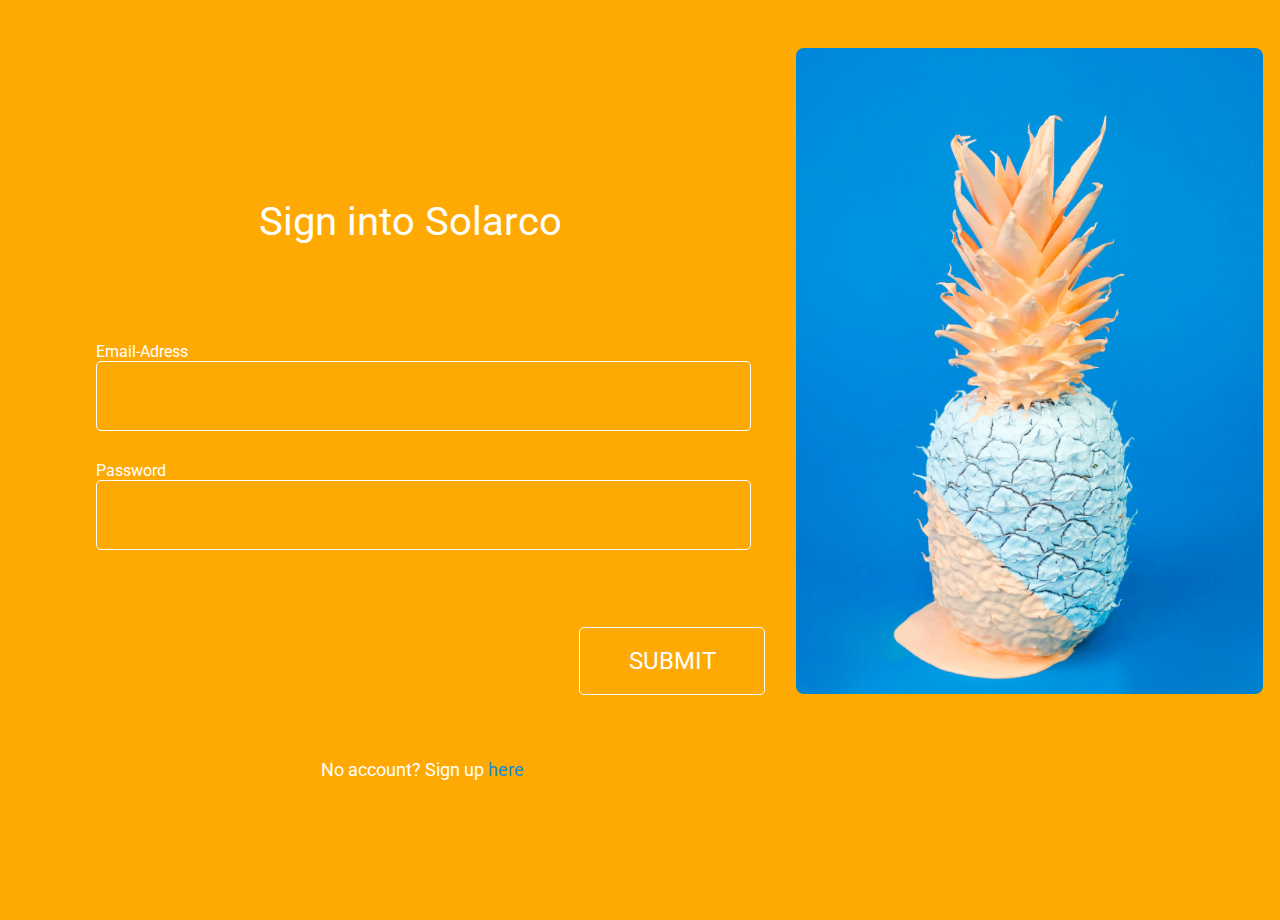
<file: index.html>
<!DOCTYPE html>
<html lang="pt-br">
<head>
    <meta charset="UTF-8">
    <meta http-equiv="X-UA-Compatible" content="IE=edge">
    <meta name="viewport" content="width=device-width, initial-scale=1.0">
    <meta name="description" content="Página do projeto 2 de estudos HTML.">
    <title>Login Page</title>
    <link href="estilos.css" rel="stylesheet">
</head>
<body>
    <header></header>
    <main>
        <section class="apresentacao">
    <div class="content">
            <h1>Sign into Solarco</h1>
            <form action="(#)" method="post">
            <fieldset class="email">
                <label for="Email">Email-Adress</label>
                <input type="text" id="Email">
            </fieldset>
            <fieldset class="senha">
                <label for="Password">Password</label>
                <input class="campo__senha" type="password" id="Password">
                <button type="submit">SUBMIT</button>
            </fieldset>
                <p>No account? <a href="login.html">Sign up <em>here</em></a></p>
         
            </div>
        </form>
    
    </div>
    <div class="div__imagem">
        <img src="abacaxi.png" alt="abacaxi">
    </div>
    </section>
    </main>
    <footer></footer>
    
</body>
</html>
</file>
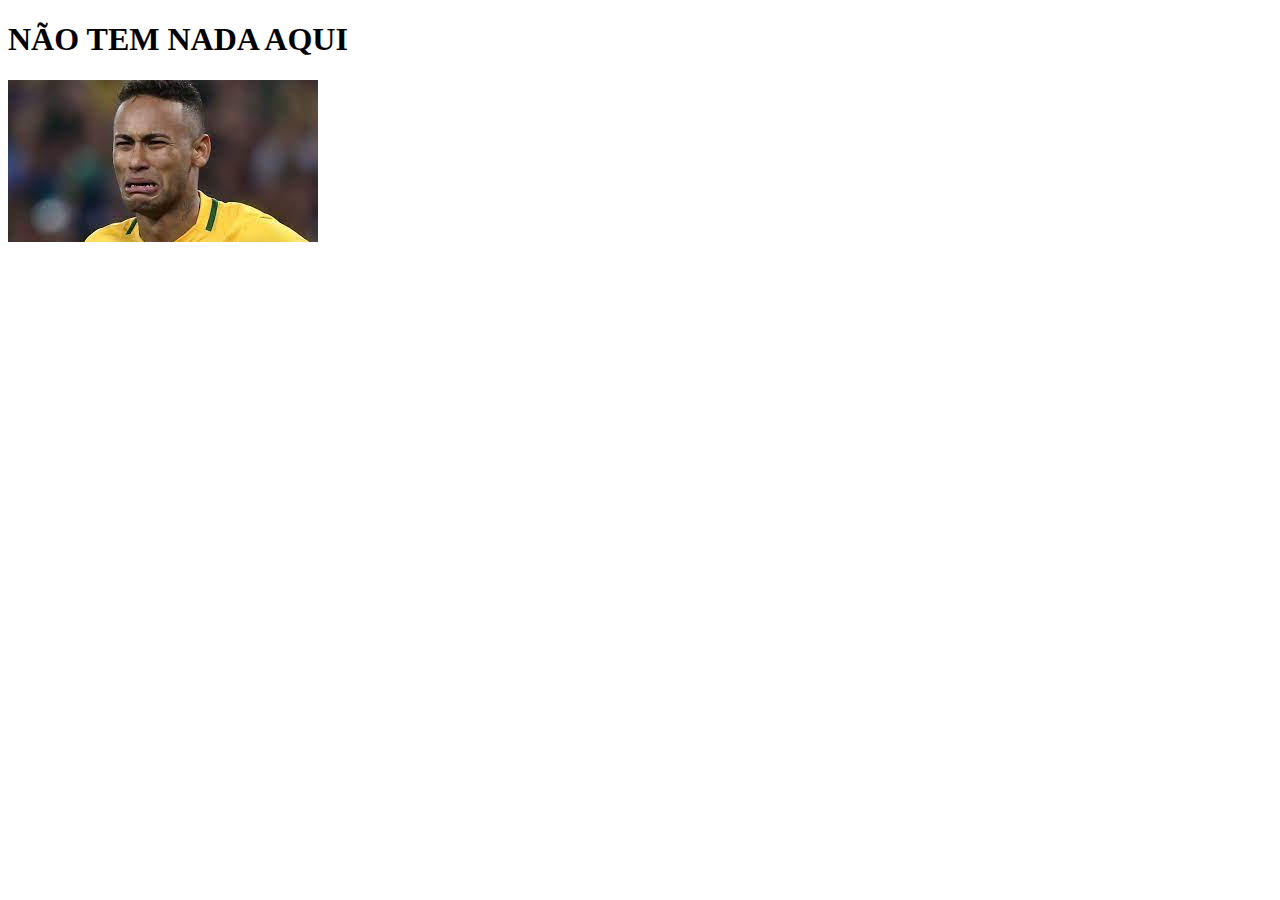
<file: login.html>
<!DOCTYPE html>
<html lang="pt-br">
<head>
    <meta charset="UTF-8">
    <meta http-equiv="X-UA-Compatible" content="IE=edge">
    <meta name="viewport" content="width=device-width, initial-scale=1.0">
    <title>Cadastre-se</title>
</head>
<body>
    <header></header>
    <main>
       <h1>NÃO TEM NADA AQUI</h1>
       <img src="download.jpeg">
    </main>
    
</body>
</html>
</file>
<file: estilos.css>
@import url('https://fonts.googleapis.com/css2?family=Inter&family=Roboto&display=swap');

* {
    padding: 0;
    margin: 0;
    border: 0;
    outline: none;
}

a:hover {
    text-decoration: underline;
}

body {
    background-color: #FFAA04;
}

.apresentacao {
    display: flex;

}

.content {
    display: flex;
    flex-direction: column;
    align-items: center;
    margin-top: 198px;
    margin-bottom: 140px;
    margin-left: 96px;
    gap: 97px;
    width: 70%;
}

input {
    background-color: #FFAA04;
    border: 1px solid;
    border-color: #FFFFFF;
    border-radius: 5px;
    width: 100%;
    height: 68px;
    font-size: 2.5rem;
    text-indent: 5%;
    color: #FFFFFF;
    gap: 10px;

}

.div__imagem {
    width: 50%;
    height: 100%;
    margin-right: 5%;
    margin-left: 0;
}

img {
    margin-top: 48px;
    margin-bottom: 101px;
    margin-right: 50px;
    border-radius: 8px;
    margin-left: 10%;
    width: 100%;
}

h1 {
    font-family: 'Roboto';
    font-weight: 400;
    color: #FFFFFF;
    font-weight: 400;
    font-size: 2.5rem;
    line-height: 47px;
    width: 50%;
}

label {
    font-family: 'Roboto';
    font-style: normal;
    font-weight: 400;
    font-size: 1rem;
    line-height: 19px;
    color: #FFFFFF;
    gap: 30px;
    margin-top: 10%;
}

button {
    width: 11.6rem;
    height: 4.25rem;
    background-color: #FFAA04;
    border: 1px solid;
    border-color: #FFFFFF;
    border-radius: 5px;
    margin-top: 77px;
    margin-left: 74%;
    font-family: 'Roboto';
    font-style: normal;
    font-weight: 400;
    font-size: 1.5rem;
    line-height: 29px;
    color: #FFFFFF;

}

p {
    color: #fff;
    font-size: 1.1rem;
    font-family: 'Roboto';
    font-weight: 400;
    text-align: center;
    margin-top: 10%;
}

a {
    color: #fff;
    font-family: 'Roboto';
    font-size: 1.1rem;
    font-weight: 400;
    text-decoration: none;
}

a em {
    color: #1689DD;
    font-style: normal;
}

button:hover {
    background-color: #DD8802;
    cursor: pointer;
    border-color: #000000;
}

.senha {
    width: 100%;
    margin-top: 30px;

}


@media (max-width: 1100px) {
    .apresentacao {
        display: flex;
        flex-direction: column-reverse;
        gap: 35px;

    }

    img {
        margin: 25px 0 0 0;
    }

    input {
        width: 100%;
    }

    button {
        width: 40%;
        display: block;
        margin: 35px auto;
        max-width: 90px;

    }

    .div__imagem {
        margin-bottom: 0;
        margin-right: 30%;
        margin-left: 25%;
    }

    fieldset {
        margin-left: 0;
    }

    section {
        display: flex;
        justify-content: center;
    }

    .content {
        margin-top: 0;
        margin-left: 15%;
    }
}
</file>
